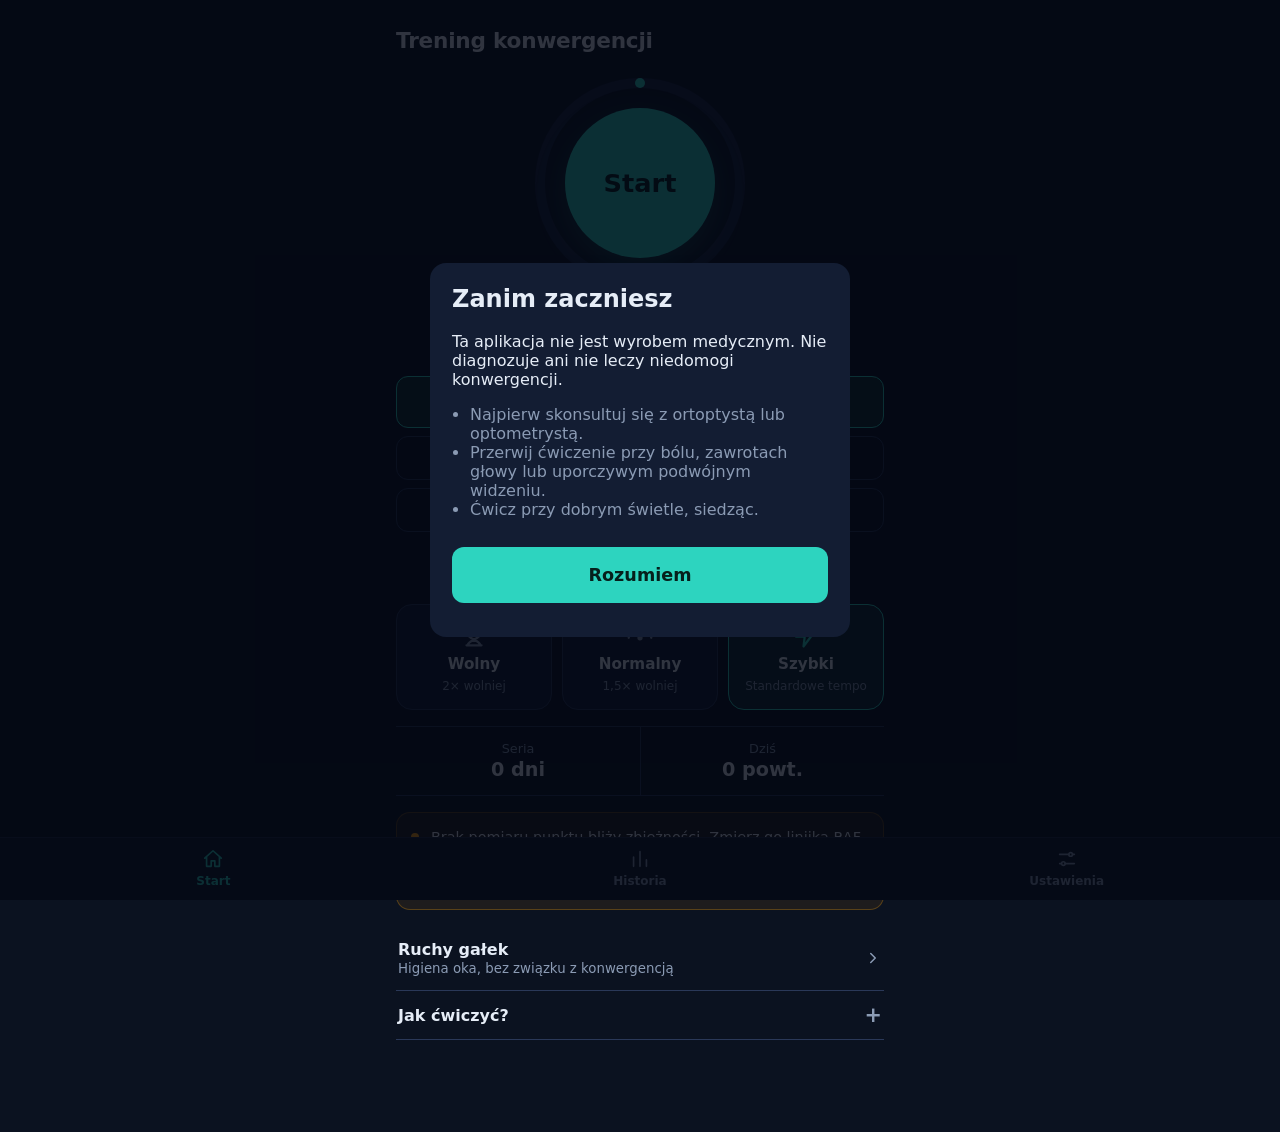
<file: index.html>
<!doctype html>
<html lang="pl">
<head>
  <meta charset="utf-8">
  <meta name="viewport" content="width=device-width, initial-scale=1, viewport-fit=cover">
  <meta name="theme-color" content="#0b1220">
  <title>Trening konwergencji</title>
  <link rel="manifest" href="manifest.webmanifest">
  <link rel="icon" href="icons/icon.svg" type="image/svg+xml">
  <link rel="stylesheet" href="styles.css">
</head>
<body>

  <!-- Informacja o bezpieczeństwie (pokazywana przy pierwszym uruchomieniu) -->
  <div id="disclaimer" class="overlay" hidden>
    <div class="card">
      <h2>Zanim zaczniesz</h2>
      <p>Ta aplikacja nie jest wyrobem medycznym. Nie diagnozuje ani nie leczy niedomogi konwergencji.</p>
      <ul>
        <li>Najpierw skonsultuj się z ortoptystą lub optometrystą.</li>
        <li>Przerwij ćwiczenie przy bólu, zawrotach głowy lub uporczywym podwójnym widzeniu.</li>
        <li>Ćwicz przy dobrym świetle, siedząc.</li>
      </ul>
      <button id="disclaimer-ok" class="btn primary big">Rozumiem</button>
    </div>
  </div>

  <!-- Zapis odległości, przy której pojawiło się podwójne widzenie -->
  <div id="double" class="overlay" hidden>
    <div class="card">
      <h2>Zapisz wynik</h2>
      <p>Ile cm dzieliło telefon od nosa, gdy zobaczyłeś dwa obrazy? Zmierz linijką.</p>
      <input id="double-cm" type="text" inputmode="decimal" placeholder="np. 12,5" aria-label="Odległość w cm">
      <button id="double-save" class="btn primary big">Zapisz pomiar</button>
      <button id="double-skip" class="btn ghost">Pomiń</button>
    </div>
  </div>

  <main>
    <!-- Ekran startowy -->
    <section data-screen="home" class="screen">
      <h1>Trening konwergencji</h1>

      <div class="hero">
        <div class="ring">
          <svg viewBox="0 0 220 220" aria-hidden="true">
            <circle class="ring-track" cx="110" cy="110" r="100"/>
            <circle id="ring-fill" class="ring-fill" cx="110" cy="110" r="100"/>
          </svg>
          <button id="btn-start" class="start">Start</button>
        </div>
        <p id="week-text" class="hero-line"></p>
        <p id="today-text" class="muted small"></p>
      </div>

      <div id="exercise" class="seg" role="radiogroup" aria-label="Ćwiczenie na dziś"></div>
      <p id="exercise-desc" class="hint"></p>

      <div id="approach" class="mode-grid approach" role="radiogroup" aria-label="Tempo przybliżania" hidden>
        <label class="mode">
          <input type="radio" name="approach" value="wolny">
          <svg viewBox="0 0 24 24" fill="none" stroke="currentColor" stroke-width="1.8" stroke-linecap="round" stroke-linejoin="round" aria-hidden="true"><path d="M6 3h12M6 21h12M7 3c0 4 10 5 10 9s-10 5-10 9M17 3c0 4-10 5-10 9s10 5 10 9"/></svg>
          <strong>Wolny</strong>
          <small>2× wolniej</small>
        </label>
        <label class="mode">
          <input type="radio" name="approach" value="normalny">
          <svg viewBox="0 0 24 24" fill="none" stroke="currentColor" stroke-width="1.8" stroke-linecap="round" stroke-linejoin="round" aria-hidden="true"><path d="M3 15a9 9 0 0 1 18 0"/><path d="M12 15l4-4"/><circle cx="12" cy="15" r="1.2"/></svg>
          <strong>Normalny</strong>
          <small>1,5× wolniej</small>
        </label>
        <label class="mode">
          <input type="radio" name="approach" value="szybki" checked>
          <svg viewBox="0 0 24 24" fill="none" stroke="currentColor" stroke-width="1.8" stroke-linecap="round" stroke-linejoin="round" aria-hidden="true"><path d="M13 2L4 14h7l-1 8 9-12h-7z"/></svg>
          <strong>Szybki</strong>
          <small>Standardowe tempo</small>
        </label>
      </div>

      <dl class="glance">
        <div><dt>Seria</dt><dd id="streak-text">0 dni</dd></div>
        <div><dt>Dziś</dt><dd><span id="stat-today">0</span> powt.</dd></div>
      </dl>

      <div id="checkup-card" class="checkup" hidden>
        <span class="dot" aria-hidden="true"></span>
        <div>
          <p id="checkup-text"></p>
          <button type="button" class="textbtn" data-nav="history">Dodaj pomiar</button>
        </div>
      </div>

      <div class="rows">
        <a href="ruchy.html" class="row">
          <span>
            <strong>Ruchy gałek</strong>
            <small>Higiena oka, bez związku z konwergencją</small>
          </span>
          <svg viewBox="0 0 24 24" width="18" height="18" fill="none" stroke="currentColor" stroke-width="2" stroke-linecap="round" stroke-linejoin="round" aria-hidden="true"><path d="M9 6l6 6-6 6"/></svg>
        </a>
        <details class="row">
          <summary>Jak ćwiczyć?</summary>
          <ul>
            <li>Przybliżaj ołówek lub telefon do nosa w rytmie kółka.</li>
            <li>Gdy dojdziesz do pełnego przybliżenia, naciśnij „+1”.</li>
            <li>Ból, zawroty głowy lub podwójne widzenie: przerwij od razu.</li>
          </ul>
        </details>
      </div>
    </section>

    <!-- Ekran treningu -->
    <section data-screen="train" class="train" hidden>
      <button id="btn-back" class="back-btn" type="button">‹ Start</button>
      <div class="train-head">
        <span id="train-time">00:00</span>
        <span><span id="train-count">0</span> powt.</span>
      </div>
      <p id="cue" class="cue" aria-live="polite">Przybliżaj</p>
      <div id="stage" class="stage">
        <div id="target" class="target"><div id="core" class="core"></div></div>
        <div id="fixation" class="fixation" hidden></div>
      </div>
      <p id="train-hint" class="muted small">Kółko rośnie: przybliżaj. Kółko maleje: cofaj.</p>
      <button id="btn-rep" class="btn primary big">+1 powtórzenie</button>
      <button id="btn-double" class="double-btn" type="button" hidden>Widzę podwójnie</button>
      <button id="btn-stop" class="stop-btn" type="button"><span>Stop · przytrzymaj</span></button>
    </section>

    <!-- Historia -->
    <section data-screen="history" class="screen" hidden>
      <h1>Historia</h1>

      <h3>Powtórzenia z ostatnich 14 dni</h3>
      <div id="chart"></div>
      <p class="muted small">Najnowszy dzień po prawej.</p>

      <h3>Punkt bliży zbieżności (linijka RAF, cm)</h3>
      <form id="npc-form" class="npc-form">
        <input id="npc-value" type="text" inputmode="decimal" placeholder="np. 12,5" aria-label="Wynik w cm" required>
        <input id="npc-date" type="date" aria-label="Data pomiaru" required>
        <button type="submit" class="btn primary small">Zapisz</button>
      </form>
      <div id="npc-chart"></div>
      <p id="npc-empty" class="muted small" hidden>
        Dodaj co najmniej 2 pomiary, aby zobaczyć wykres. Niższa wartość oznacza, że punkt jest bliżej nosa.
      </p>
      <ul id="npc-list" class="list"></ul>

      <h3>Osiągnięcia</h3>
      <ul id="badge-list" class="list"></ul>

      <h3>Sesje</h3>
      <ul id="session-list" class="list"></ul>
      <p id="history-empty" class="muted" hidden>Brak zapisanych sesji.</p>
    </section>

    <!-- Ustawienia -->
    <section data-screen="settings" class="screen" hidden>
      <h1>Ustawienia</h1>

      <label>Długość sesji: <output id="out-duration"></output> min
        <input id="set-duration" type="range" min="1" max="10" step="1">
      </label>

      <label>Tempo (sekundy na pełny cykl): <output id="out-tempo"></output> s
        <input id="set-tempo" type="range" min="3" max="8" step="0.5">
      </label>

      <label class="check"><input id="set-sound" type="checkbox"> Dźwięk rytmu</label>
      <label class="check"><input id="set-vibrate" type="checkbox"> Wibracja przy powtórzeniu</label>
      <label class="check"><input id="set-ask-measure" type="checkbox"> Pytaj o wynik po „Widzę podwójnie”</label>
      <label>Rozmiar ołówka (punktu): <output id="out-fixation"></output> px
        <input id="set-fixation" type="range" min="12" max="60" step="2">
      </label>

      <h3>Plan tygodniowy</h3>
      <div class="days" role="group" aria-label="Dni treningowe">
        <label class="chip"><input type="checkbox" data-day="1"> Pn</label>
        <label class="chip"><input type="checkbox" data-day="2"> Wt</label>
        <label class="chip"><input type="checkbox" data-day="3"> Śr</label>
        <label class="chip"><input type="checkbox" data-day="4"> Cz</label>
        <label class="chip"><input type="checkbox" data-day="5"> Pt</label>
        <label class="chip"><input type="checkbox" data-day="6"> Sb</label>
        <label class="chip"><input type="checkbox" data-day="0"> Nd</label>
      </div>

      <fieldset class="radio-set">
        <legend>Sesje dziennie</legend>
        <label class="check"><input type="radio" name="sessions" value="1"> 1 (przypomnienie o 9:00)</label>
        <label class="check"><input type="radio" name="sessions" value="2"> 2 (przypomnienia o 9:00 i 19:00)</label>
      </fieldset>

      <button id="btn-ics" class="btn ghost">Dodaj przypomnienia do kalendarza (.ics)</button>
      <p class="muted small">
        Otwórz pobrany plik w aplikacji Kalendarz. Przypomnienia powtarzają się co tydzień.
        Po zmianie planu wyeksportuj plik ponownie.
      </p>

      <h3>Dane</h3>
      <button id="btn-export" class="btn ghost">Eksportuj dane (JSON)</button>
      <label class="btn ghost">Importuj dane (JSON)
        <input id="file-import" type="file" accept="application/json" hidden>
      </label>
      <button id="btn-reset" class="btn danger">Usuń wszystkie sesje</button>
      <button id="btn-show-disclaimer" class="btn ghost">Pokaż informację o bezpieczeństwie</button>

      <p class="muted small">Dane są zapisywane tylko w tej przeglądarce, na tym urządzeniu.</p>
    </section>
  </main>

  <nav class="tabbar">
    <button data-nav="home">
      <svg viewBox="0 0 24 24" fill="none" stroke="currentColor" stroke-width="1.8" stroke-linecap="round" stroke-linejoin="round" aria-hidden="true"><path d="M3 11l9-8 9 8M5 10v10h5v-6h4v6h5V10"/></svg>
      <span>Start</span>
    </button>
    <button data-nav="history">
      <svg viewBox="0 0 24 24" fill="none" stroke="currentColor" stroke-width="1.8" stroke-linecap="round" stroke-linejoin="round" aria-hidden="true"><path d="M5 20V10M12 20V4M19 20v-7"/></svg>
      <span>Historia</span>
    </button>
    <button data-nav="settings">
      <svg viewBox="0 0 24 24" fill="none" stroke="currentColor" stroke-width="1.8" stroke-linecap="round" stroke-linejoin="round" aria-hidden="true"><path d="M4 7h10M18 7h2M4 17h2M10 17h10"/><circle cx="16" cy="7" r="2"/><circle cx="8" cy="17" r="2"/></svg>
      <span>Ustawienia</span>
    </button>
  </nav>

  <div id="toast" class="toast" hidden role="status"></div>

  <script type="module" src="app.js"></script>
</body>
</html>
</file>
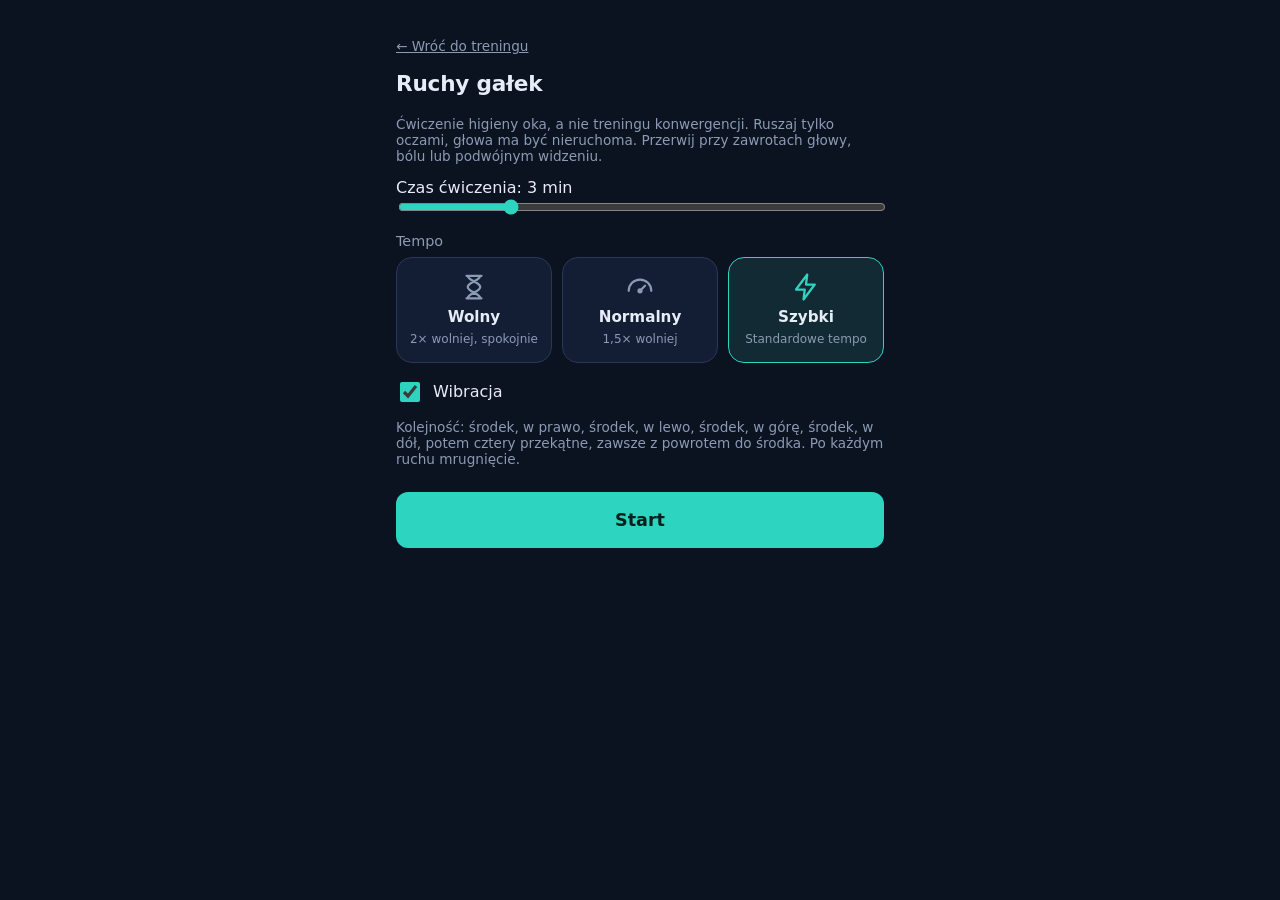
<file: ruchy.html>
<!doctype html>
<html lang="pl">
<head>
  <meta charset="utf-8">
  <meta name="viewport" content="width=device-width, initial-scale=1, viewport-fit=cover">
  <meta name="theme-color" content="#0b1220">
  <title>Ruchy gałek</title>
  <link rel="manifest" href="manifest.webmanifest">
  <link rel="icon" href="icons/icon.svg" type="image/svg+xml">
  <link rel="stylesheet" href="styles.css">
</head>
<body>
  <main>
    <p><a href="index.html" class="muted small">← Wróć do treningu</a></p>
    <h1>Ruchy gałek</h1>

    <p class="muted small">
      Ćwiczenie higieny oka, a nie treningu konwergencji. Ruszaj tylko oczami, głowa ma być nieruchoma.
      Przerwij przy zawrotach głowy, bólu lub podwójnym widzeniu.
    </p>

    <section id="setup">
      <label>Czas ćwiczenia: <output id="out-minutes">3</output> min
        <input id="set-minutes" type="range" min="1" max="10" step="1" value="3">
      </label>
      <p class="field-label">Tempo</p>
      <div class="mode-grid" role="radiogroup" aria-label="Tempo">
        <label class="mode">
          <input type="radio" name="mode" value="wolny">
          <svg viewBox="0 0 24 24" fill="none" stroke="currentColor" stroke-width="1.8" stroke-linecap="round" stroke-linejoin="round" aria-hidden="true">
            <path d="M6 3h12M6 21h12M7 3c0 4 10 5 10 9s-10 5-10 9M17 3c0 4-10 5-10 9s10 5 10 9"/>
          </svg>
          <strong>Wolny</strong>
          <small>2× wolniej, spokojnie</small>
        </label>
        <label class="mode">
          <input type="radio" name="mode" value="normalny">
          <svg viewBox="0 0 24 24" fill="none" stroke="currentColor" stroke-width="1.8" stroke-linecap="round" stroke-linejoin="round" aria-hidden="true">
            <path d="M3 15a9 9 0 0 1 18 0"/><path d="M12 15l4-4"/><circle cx="12" cy="15" r="1.2"/>
          </svg>
          <strong>Normalny</strong>
          <small>1,5× wolniej</small>
        </label>
        <label class="mode">
          <input type="radio" name="mode" value="szybki" checked>
          <svg viewBox="0 0 24 24" fill="none" stroke="currentColor" stroke-width="1.8" stroke-linecap="round" stroke-linejoin="round" aria-hidden="true">
            <path d="M13 2L4 14h7l-1 8 9-12h-7z"/>
          </svg>
          <strong>Szybki</strong>
          <small>Standardowe tempo</small>
        </label>
      </div>

      <label class="check"><input id="set-vibrate" type="checkbox" checked> Wibracja</label>

      <p class="muted small">
        Kolejność: środek, w prawo, środek, w lewo, środek, w górę, środek, w dół, potem cztery przekątne,
        zawsze z powrotem do środka. Po każdym ruchu mrugnięcie.
      </p>

      <button id="btn-start" class="btn primary big">Start</button>
    </section>

    <section id="run" class="train" hidden>
      <div class="train-head">
        <span id="r-time">00:00</span>
        <span id="r-step" class="small muted"></span>
      </div>
      <p id="r-cue" class="cue" aria-live="polite">Wróć do środka</p>

      <svg id="eye" viewBox="0 0 320 200" role="img" aria-label="Animacja oka poruszającego się w różne strony">
        <defs>
          <clipPath id="eyeClip">
            <ellipse cx="160" cy="100" rx="140" ry="80"/>
          </clipPath>
        </defs>
        <ellipse cx="160" cy="100" rx="140" ry="80" fill="#f1f5f9"/>
        <g clip-path="url(#eyeClip)">
          <g id="gaze">
            <circle cx="160" cy="100" r="44" fill="#0d9488"/>
            <circle cx="160" cy="100" r="18" fill="#06201c"/>
            <circle cx="172" cy="86" r="6" fill="#ffffff" opacity="0.8"/>
          </g>
          <rect id="lid-top" x="0" y="0" width="320" height="0" fill="#0b1220"/>
          <rect id="lid-bottom" x="0" y="200" width="320" height="0" fill="#0b1220"/>
        </g>
        <ellipse cx="160" cy="100" rx="140" ry="80" fill="none" stroke="#2a3858" stroke-width="3"/>
      </svg>

      <p id="r-info" class="muted small"></p>
      <button id="btn-stop" class="btn ghost">Zakończ</button>
    </section>

    <p id="done" class="notice" hidden></p>
  </main>

  <script type="module" src="ruchy.js"></script>
</body>
</html>
</file>
<file: styles.css>
:root {
  --bg: #0b1220;
  --card: #131d33;
  --text: #e6edf7;
  --muted: #8b9bb4;
  --accent: #2dd4bf;
  --accent-ink: #06201c;
  --danger: #f87171;
  --line: #2a3858;
  --radius: 16px;
}

* { box-sizing: border-box; }

[hidden] { display: none !important; }

html, body {
  margin: 0;
  background: var(--bg);
  color: var(--text);
  font-family: system-ui, -apple-system, "Segoe UI", Roboto, sans-serif;
  -webkit-tap-highlight-color: transparent;
}

body {
  min-height: 100dvh;
  padding: env(safe-area-inset-top) 0 calc(72px + env(safe-area-inset-bottom));
}

body.training { padding-bottom: 0; }

main {
  max-width: 520px;
  margin: 0 auto;
  padding: 20px 16px;
}

h1 { font-size: 1.35rem; margin: 8px 0 20px; letter-spacing: -0.01em; }
h2 { margin-top: 0; }
h3 { margin: 24px 0 8px; font-size: 1rem; color: var(--muted); font-weight: 600; }

.muted { color: var(--muted); }
.small { font-size: 0.85rem; }

/* Przyciski */
.btn {
  display: inline-flex;
  align-items: center;
  justify-content: center;
  gap: 8px;
  border: 0;
  border-radius: 12px;
  padding: 12px 16px;
  font: inherit;
  font-weight: 600;
  background: #1e2a45;
  color: var(--text);
  cursor: pointer;
  width: 100%;
  margin: 6px 0;
  text-align: center;
}
.btn.primary { background: var(--accent); color: var(--accent-ink); }
.btn.big { padding: 18px; font-size: 1.1rem; margin: 12px 0; }
.btn.ghost { background: transparent; border: 1px solid var(--line); }
.btn.danger { background: transparent; color: var(--danger); border: 1px solid var(--danger); }
.btn.small { width: auto; padding: 8px 12px; font-size: 0.9rem; margin: 0; }

/* Ustawienia */
label { display: block; margin: 14px 0; }
label.btn { display: flex; }
label.btn input { display: none; }
input[type="range"] { width: 100%; accent-color: var(--accent); }
.check { display: flex; align-items: center; gap: 10px; }
.check input { width: 20px; height: 20px; accent-color: var(--accent); }

/* Lista sesji */
.list { list-style: none; padding: 0; margin: 0; }
.list li {
  display: flex;
  justify-content: space-between;
  align-items: center;
  background: var(--card);
  border-radius: 12px;
  padding: 12px 14px;
  margin-bottom: 8px;
  gap: 8px;
}
.list li div { display: flex; flex-direction: column; }
.list li small { color: var(--muted); }

/* Dolny pasek nawigacji */
.tabbar {
  position: fixed;
  bottom: 0;
  left: 0;
  right: 0;
  display: flex;
  background: #0f1729;
  border-top: 1px solid #1d2842;
  padding-bottom: env(safe-area-inset-bottom);
}
.tabbar button {
  flex: 1;
  display: flex;
  flex-direction: column;
  align-items: center;
  gap: 4px;
  background: none;
  border: 0;
  color: var(--muted);
  padding: 10px 0 12px;
  font: inherit;
  font-size: 0.75rem;
  font-weight: 600;
}
.tabbar svg { width: 22px; height: 22px; }
.tabbar button.active { color: var(--accent); }
body.training .tabbar { display: none; }

/* Ekran treningu */
.train {
  display: flex;
  flex-direction: column;
  align-items: center;
  min-height: 100dvh;
  padding: 20px 16px;
  text-align: center;
  max-width: 520px;
  margin: 0 auto;
}
.train-head {
  width: 100%;
  display: flex;
  justify-content: space-between;
  font-size: 1.4rem;
  font-weight: 700;
}
.train .btn.big { max-width: 420px; }
.stage {
  flex: 1;
  display: grid;
  place-items: center;
  width: 100%;
  padding: 16px 0;
}
.target {
  width: min(72vw, 320px);
  aspect-ratio: 1;
  border-radius: 50%;
  border: 2px dashed var(--line);
  display: grid;
  place-items: center;
}
/* Rozmiar kółka ustawia JavaScript (app.js, funkcja frame).
   Nie używamy animacji CSS, bo ustawienie „ogranicz ruch” w telefonie by ją wyłączało. */
.core {
  width: 100%;
  height: 100%;
  border-radius: 50%;
  background: radial-gradient(circle, #5eead4 0%, #0d9488 70%);
  transform: scale(0.25);
  opacity: 0.9;
  will-change: transform;
}

.cue {
  font-size: 1.8rem;
  font-weight: 700;
  color: var(--accent);
  margin: 12px 0 4px;
  min-height: 2.2rem;
}

/* Nakładki i powiadomienia */
.overlay {
  position: fixed;
  inset: 0;
  background: rgba(3, 7, 18, 0.8);
  display: grid;
  place-items: center;
  padding: 16px;
  z-index: 10;
}
.card {
  background: var(--card);
  border-radius: var(--radius);
  padding: 22px;
  max-width: 420px;
}
.card ul { padding-left: 18px; color: var(--muted); }

.toast {
  pointer-events: none; /* komunikat nigdy nie zasłania przycisków */
  position: fixed;
  left: 50%;
  bottom: calc(90px + env(safe-area-inset-bottom));
  transform: translateX(-50%);
  background: #1e2a45;
  padding: 10px 16px;
  border-radius: 12px;
  max-width: 90vw;
  z-index: 20;
}
body.training .toast { top: auto; bottom: 200px; }

/* Wykres */
#chart svg {
  width: 100%;
  height: auto;
  background: var(--card);
  border-radius: var(--radius);
  padding: 8px;
  display: block;
}
#chart .bar { fill: var(--accent); opacity: 0.85; }

/* Formularz pomiaru punktu bliży zbieżności */
.npc-form {
  display: grid;
  grid-template-columns: 1fr 1fr auto;
  gap: 8px;
  align-items: center;
  margin: 8px 0 12px;
}
.npc-form input {
  background: var(--card);
  color: var(--text);
  border: 1px solid var(--line);
  border-radius: 12px;
  padding: 12px;
  font: inherit;
  min-width: 0;
}
.npc-form .btn { width: auto; margin: 0; }

#npc-chart svg {
  width: 100%;
  height: auto;
  background: var(--card);
  border-radius: var(--radius);
  padding: 8px;
  display: block;
}
#npc-chart .line { fill: none; stroke: var(--accent); stroke-width: 2.5; }
#npc-chart .dot { fill: var(--accent); }
#npc-chart .grid { stroke: var(--line); stroke-width: 1; }
#npc-chart text { fill: var(--muted); font-size: 11px; }

/* Dni treningowe */
.days {
  display: flex;
  flex-wrap: wrap;
  gap: 8px;
  margin: 12px 0;
}
.chip {
  display: flex;
  align-items: center;
  gap: 6px;
  background: #1e2a45;
  border-radius: 999px;
  padding: 8px 12px;
  margin: 0;
  cursor: pointer;
}
.chip input { width: 16px; height: 16px; accent-color: var(--accent); }

.radio-set { border: 0; padding: 0; margin: 12px 0; }
.radio-set legend { color: var(--muted); padding: 0; margin-bottom: 6px; }

/* Animacja oka (strona Ruchy gałek) */
#eye {
  width: 100%;
  max-width: 360px;
  height: auto;
  display: block;
  margin: 12px auto;
}

/* Ekran startowy */
.field-label { display: block; color: var(--muted); font-size: 0.9rem; margin: 0 0 6px; }

.hero { text-align: center; margin: 0 0 28px; }
.ring {
  position: relative;
  width: 220px;
  height: 220px;
  margin: 0 auto 16px;
  display: grid;
  place-items: center;
}
/* Ostry punkt do fiksacji: stały, bez animacji, żeby było na czym skupić wzrok. */
.fixation {
  width: var(--fixation, 22px);
  height: var(--fixation, 22px);
  border-radius: 50%;
  background: #ffffff;
  box-shadow: 0 0 0 4px var(--accent);
}

/* Pole w oknach dialogowych */
.card input {
  width: 100%;
  background: var(--bg);
  color: var(--text);
  border: 1px solid var(--line);
  border-radius: 12px;
  padding: 12px;
  font: inherit;
  margin: 8px 0 12px;
}

/* Ekran treningu: powrót na górze, duży przycisk „Widzę podwójnie”, mały Stop */
.back-btn {
  align-self: flex-start;
  background: none;
  border: 0;
  color: var(--muted);
  font: inherit;
  font-size: 0.95rem;
  padding: 8px 4px;
  cursor: pointer;
}

.double-btn {
  width: 100%;
  min-height: 104px;
  margin: 12px 0 8px;
  border: 0;
  border-radius: 22px;
  background: #f59e0b;
  color: #1f1300;
  font: inherit;
  font-size: 1.4rem;
  font-weight: 700;
  cursor: pointer;
  touch-action: manipulation;
}
.double-btn:active { transform: scale(0.98); }

/* Stop: mały, z tłem w kolorze ostrzeżenia, wypełnia się podczas przytrzymania */
.stop-btn {
  position: relative;
  overflow: hidden;
  align-self: center;
  min-height: 36px;
  padding: 6px 14px;
  margin-top: 6px;
  border: 1px solid var(--line);
  border-radius: 999px;
  background: transparent;
  color: var(--muted);
  font: inherit;
  font-size: 0.8rem;
  cursor: pointer;
  user-select: none;
  -webkit-user-select: none;
  touch-action: none;
  -webkit-touch-callout: none;
}
.stop-btn span { position: relative; }
.stop-btn::before {
  content: '';
  position: absolute;
  inset: 0;
  background: rgba(248, 113, 113, 0.35);
  transform: scaleX(0);
  transform-origin: left;
  transition: transform 1.2s linear;
}
.stop-btn.holding::before { transform: scaleX(1); }
.stop-btn.holding { color: var(--danger); border-color: var(--danger); }

/* Obręcz tylko pokazuje postęp. Nie może przechwytywać dotknięć przycisku Start. */
.ring svg {
  position: absolute;
  inset: 0;
  width: 100%;
  height: 100%;
  transform: rotate(-90deg);
  pointer-events: none;
}
.ring-track, .ring-fill { fill: none; stroke-width: 10; }
.ring-track { stroke: #17213a; }
.ring-fill {
  stroke: var(--accent);
  stroke-linecap: round;
  stroke-dasharray: 628.32;
  stroke-dashoffset: 628.32;
  transition: stroke-dashoffset 0.6s ease;
}
.start {
  width: 150px;
  height: 150px;
  border: 0;
  border-radius: 50%;
  background: var(--accent);
  color: var(--accent-ink);
  font: inherit;
  font-size: 1.6rem;
  font-weight: 700;
  cursor: pointer;
  position: relative;
  z-index: 1;
  /* Bez opóźnienia i bez zoomu po dwukrotnym stuknięciu, żeby dotknięcie nie zginęło. */
  touch-action: manipulation;
  -webkit-tap-highlight-color: transparent;
  box-shadow: 0 10px 30px rgba(45, 212, 191, 0.22);
}
/* Przycisk jest statyczny: bez animacji, która mogła psuć trafienie w telefonie. */
.start:active { transform: scale(0.97); }
.hero-line { font-weight: 600; margin: 0; }
.hero .muted { margin: 4px 0 0; }

/* Wybór ćwiczenia: dwie równe kolumny, żeby nic nie wisiało samotnie w ostatnim rzędzie */
.seg { display: grid; grid-template-columns: 1fr 1fr; gap: 8px; margin: 0 0 12px; }
.chip-btn {
  min-height: 44px;
  background: transparent;
  border: 1px solid var(--line);
  color: var(--muted);
  border-radius: 12px;
  padding: 10px 12px;
  font: inherit;
  font-size: 0.95rem;
  display: flex;
  align-items: center;
  justify-content: center;
  gap: 8px;
  text-align: center;
  cursor: pointer;
}
.chip-btn svg { width: 18px; height: 18px; flex: none; }
/* Domyślny tryb na pełną szerokość, żeby wyróżniał się wśród pozostałych. */
.chip-btn[data-id="focus"] { grid-column: 1 / -1; min-height: 52px; font-weight: 600; }
.chip-btn.on { background: #12302f; border-color: var(--accent); color: var(--accent); font-weight: 600; }
/* Stała wysokość na dwie linie, żeby zmiana ćwiczenia nie przesuwała reszty ekranu */
.hint {
  text-align: center;
  color: var(--muted);
  font-size: 0.9rem;
  line-height: 1.4;
  max-width: 36ch;
  min-height: 2.8em;
  margin: 0 auto 20px;
}

.glance {
  display: grid;
  grid-template-columns: 1fr 1fr;
  margin: 0 0 16px;
  border-top: 1px solid var(--line);
  border-bottom: 1px solid var(--line);
}
.glance div { padding: 14px 4px; text-align: center; }
.glance div + div { border-left: 1px solid var(--line); }
.glance dt { color: var(--muted); font-size: 0.8rem; margin-bottom: 2px; }
.glance dd { margin: 0; font-size: 1.2rem; font-weight: 700; }

/* Przypomnienie o kontroli: spokojny panel, tekst nad linkiem zamiast trzech linii obok przycisku */
.checkup {
  display: flex;
  align-items: flex-start;
  gap: 12px;
  padding: 14px;
  margin: 0 0 16px;
  border-radius: 14px;
  background: rgba(245, 158, 11, 0.08);
  border: 1px solid rgba(245, 158, 11, 0.28);
  font-size: 0.9rem;
}
.checkup .dot { flex: none; width: 8px; height: 8px; margin-top: 6px; border-radius: 50%; background: #f59e0b; }
.checkup p { margin: 0; line-height: 1.45; }
.textbtn {
  background: none;
  border: 0;
  color: var(--accent);
  font: inherit;
  font-weight: 600;
  padding: 10px 0 0;
  cursor: pointer;
}

/* Widoczny fokus dla klawiatury */
:focus-visible { outline: 2px solid var(--accent); outline-offset: 2px; }
.start:focus-visible { outline-offset: 6px; }

.rows { margin: 4px 0 0; }
.row {
  display: flex;
  justify-content: space-between;
  align-items: center;
  gap: 12px;
  padding: 14px 2px;
  color: var(--text);
  text-decoration: none;
  border-bottom: 1px solid var(--line);
}
.row small { display: block; color: var(--muted); margin-top: 2px; }
.row > svg { color: var(--muted); flex: none; }
details.row { display: block; }
details.row summary {
  display: flex;
  justify-content: space-between;
  align-items: center;
  list-style: none;
  font-weight: 600;
  cursor: pointer;
}
details.row summary::-webkit-details-marker { display: none; }
details.row summary::after { content: '+'; color: var(--muted); font-size: 1.3rem; line-height: 1; }
details.row[open] summary::after { content: '\2013'; }
details.row ul { padding-left: 18px; margin: 10px 0 2px; color: var(--muted); }
details.row li { margin: 6px 0; }

/* Kafelki trybów z ikonami */
.mode-grid {
  display: grid;
  grid-template-columns: repeat(3, 1fr);
  gap: 10px;
  margin: 8px 0 16px;
}
.mode {
  position: relative;
  display: flex;
  flex-direction: column;
  align-items: center;
  gap: 6px;
  text-align: center;
  background: var(--card);
  border: 1px solid var(--line);
  border-radius: var(--radius);
  padding: 14px 8px;
  margin: 0;
  cursor: pointer;
}
.mode input { position: absolute; opacity: 0; pointer-events: none; }
.mode svg { width: 30px; height: 30px; color: var(--muted); }
.mode strong { font-size: 0.95rem; }
.mode small { color: var(--muted); font-size: 0.75rem; line-height: 1.3; }
.mode:has(input:checked) { border-color: var(--accent); background: #112a33; }
.mode:has(input:checked) svg { color: var(--accent); }
.mode:has(input:focus-visible) { outline: 2px solid var(--accent); outline-offset: 2px; }

/* Ostrzeżenia i przypomnienia */
.notice {
  background: #2a2010;
  border: 1px solid #b45309;
  border-radius: var(--radius);
  padding: 14px 16px;
  margin: 12px 0;
}
.notice p { margin: 6px 0 0; color: var(--text); }
</file>
